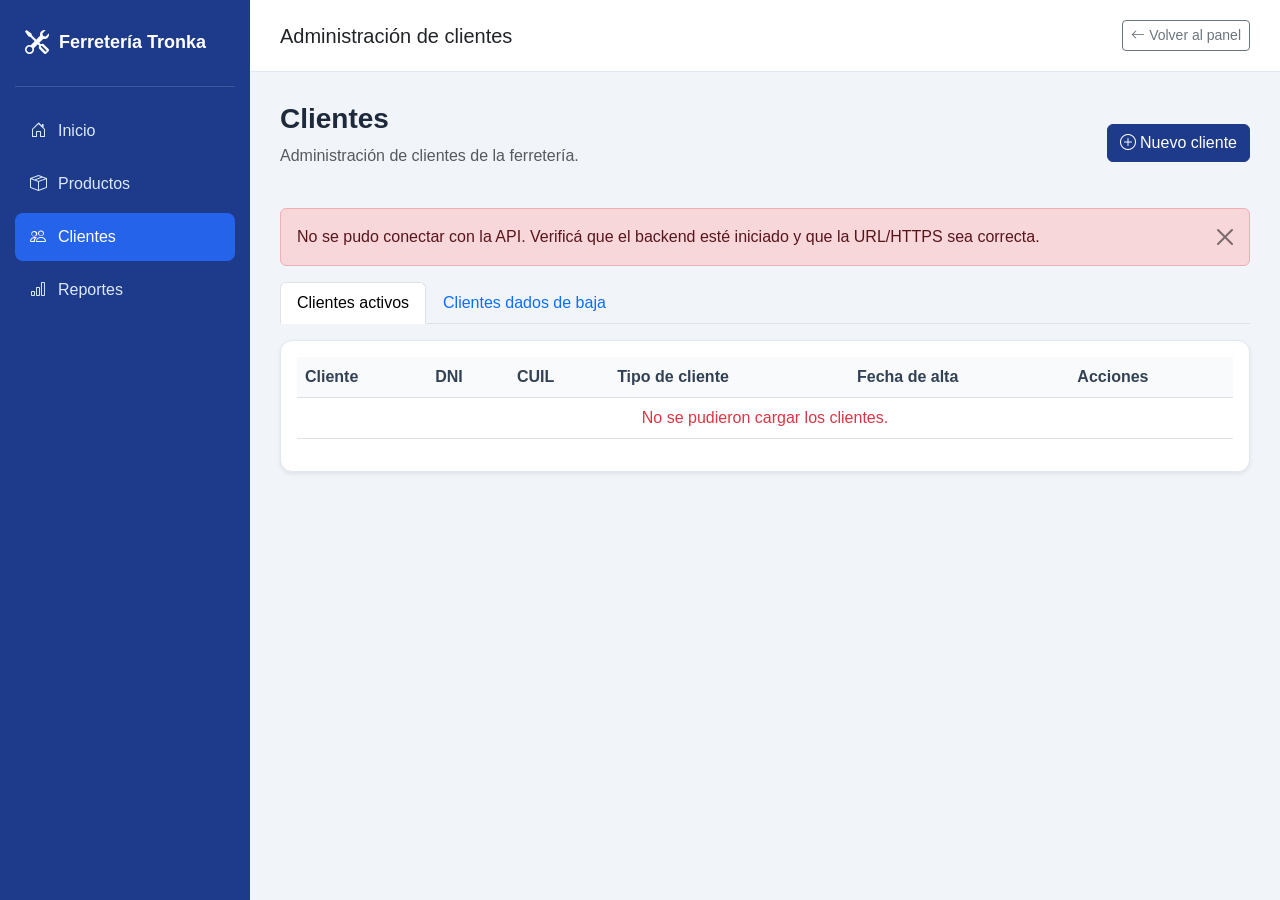
<file: Clientes/Clientes.html>
<!DOCTYPE html>
<html lang="es">
<head>
    <meta charset="UTF-8">
    <meta name="viewport" content="width=device-width, initial-scale=1.0">

    <title>Clientes - Ferretería Tronka</title>

    <link href="https://cdn.jsdelivr.net/npm/bootstrap@5.3.3/dist/css/bootstrap.min.css"
          rel="stylesheet">

    <link href="https://cdn.jsdelivr.net/npm/bootstrap-icons@1.11.3/font/bootstrap-icons.min.css"
          rel="stylesheet">

    <link rel="stylesheet" href="../css/clientes.css">
</head>

<body>

<div class="app-container">

    <!-- MENU LATERAL -->
    <aside class="sidebar">

        <div class="sidebar-header">
            <i class="bi bi-tools"></i>
            <h4>Ferretería Tronka</h4>
        </div>

        <nav class="nav flex-column">

            <a href="../Principal/index.html" class="nav-link">
                <i class="bi bi-house-door"></i> Inicio
            </a>

            <a href="../Productos/Productos.html" class="nav-link">
                <i class="bi bi-box-seam"></i> Productos
            </a>

            <a href="Clientes.html" class="nav-link active">
                <i class="bi bi-people"></i> Clientes
            </a>

            <a href="../Reportes/Reportes.html" class="nav-link">
                <i class="bi bi-bar-chart"></i> Reportes
            </a>

           <a href="../Configuracion/Configuracion.html"
   class="nav-link menu-admin"
   style="display: none;">
    <i class="bi bi-gear"></i> Configuración
</a>

        </nav>

    </aside>

    <!-- CONTENIDO PRINCIPAL -->
    <div class="main-area">

                    <header class="topbar">
                <h5 class="mb-0">Administración de clientes</h5>

                <a href="../Principal/index.html"
                   class="btn btn-outline-secondary btn-sm">
                    <i class="bi bi-arrow-left"></i>
                    Volver al panel
                </a>
            </header>

        <main class="content">

            <div class="d-flex justify-content-between align-items-center mb-4">

                <div>
                    <h3>Clientes</h3>
                    <p class="text-muted">
                        Administración de clientes de la ferretería.
                    </p>
                </div>

                <button class="btn btn-primary" id="btnNuevo">
                    <i class="bi bi-plus-circle"></i>
                    Nuevo cliente
                </button>

            </div>

            <!-- MENSAJES -->
            <div id="mensaje"></div>

            <!-- PESTAÑAS -->
            <ul class="nav nav-tabs mb-3">

                <li class="nav-item">
                    <button class="nav-link active"
                            data-bs-toggle="tab"
                            data-bs-target="#activos">
                        Clientes activos
                    </button>
                </li>

                <li class="nav-item">
                    <button class="nav-link"
                            data-bs-toggle="tab"
                            data-bs-target="#inactivos">
                        Clientes dados de baja
                    </button>
                </li>

            </ul>

            <div class="tab-content">

                <!-- CLIENTES ACTIVOS -->
                <div class="tab-pane fade show active" id="activos">

                    <div class="card shadow-sm">

                        <div class="card-body">

                            <div class="table-responsive">

                                <table class="table table-hover align-middle">

                                    <thead>
                                        <tr>
                                            <th>Cliente</th>
                                            <th>DNI</th>
                                            <th>CUIL</th>
                                            <th>Tipo de cliente</th>
                                            <th>Fecha de alta</th>
                                            <th>Acciones</th>
                                        </tr>
                                    </thead>

                                    <tbody id="tablaClientes">
                                        <tr>
                                            <td colspan="6" class="text-center">
                                                Cargando clientes...
                                            </td>
                                        </tr>
                                    </tbody>

                                </table>

                            </div>

                        </div>
                    </div>

                </div>

                <!-- CLIENTES INACTIVOS -->
                <div class="tab-pane fade" id="inactivos">

                    <div class="card shadow-sm">

                        <div class="card-body">

                            <div class="table-responsive">

                                <table class="table table-hover align-middle">

                                    <thead>
                                        <tr>
                                            <th>Cliente</th>
                                            <th>DNI</th>
                                            <th>Tipo de cliente</th>
                                            <th>Acciones</th>
                                        </tr>
                                    </thead>

                                    <tbody id="tablaInactivos">
                                    </tbody>

                                </table>

                            </div>

                        </div>
                    </div>

                </div>

            </div>

        </main>

    </div>

</div>


<!-- MODAL NUEVO / EDITAR CLIENTE -->
<div class="modal fade" id="modalCliente" tabindex="-1">

    <div class="modal-dialog modal-lg modal-dialog-scrollable">

        <div class="modal-content">

            <div class="modal-header">
                <h5 class="modal-title" id="tituloModal">
                    Registrar cliente
                </h5>

                <button type="button"
                        class="btn-close"
                        data-bs-dismiss="modal" aria-label="Cerrar">
                </button>
            </div>

            <div class="modal-body">

                <form id="formCliente" novalidate>

                    <input type="hidden" id="clienteId">

                    <h6 class="section-title">Datos personales</h6>

                    <div class="row">

                        <div class="col-md-6 mb-3">
                            <label class="form-label">Nombre *</label>
                            <input type="text" id="nombre"
                                   class="form-control" required minlength="2" maxlength="100">
                        </div>

                        <div class="col-md-6 mb-3">
                            <label class="form-label">Apellido</label>
                            <input type="text" id="apellido"
                                   class="form-control">
                        </div>

                        <div class="col-md-6 mb-3">
                            <label class="form-label">Razón social</label>
                            <input type="text" id="razonSocial"
                                   class="form-control">
                        </div>

                        <div class="col-md-6 mb-3">
                            <label class="form-label">DNI</label>
                            <input type="text" id="dni"
                                   class="form-control">
                        </div>

                        <div class="col-md-6 mb-3">
                            <label class="form-label">CUIL</label>
                            <input type="text" id="cuil"
                                   class="form-control">
                        </div>

                        <div class="col-md-6 mb-3">
                            <label class="form-label">Tipo de cliente *</label>

                            <select id="tipoClienteId"
                                    class="form-select" required>

                                <option value="">
                                    Seleccione un tipo
                                </option>

                            </select>
                        </div>

                    </div>

                    <hr>

                    <h6 class="section-title">Domicilio (opcional)</h6>

                    <div class="row">

                        <div class="col-md-6 mb-3">
                            <label class="form-label">Provincia (opcional)</label>

                            <select id="provinciaId" class="form-select">
                                <option value="">Seleccione provincia</option>
                            </select>
                        </div>

                        <div class="col-md-6 mb-3">
                            <label class="form-label">Ciudad (opcional)</label>

                            <select id="ciudadId" class="form-select">
                                <option value="">Seleccione ciudad</option>
                            </select>
                        </div>

                        <div class="col-md-6 mb-3">
                            <label class="form-label">Barrio (opcional)</label>

                            <select id="barrioId" class="form-select">
                                <option value="">Seleccione barrio</option>
                            </select>
                        </div>

                        <div class="col-md-6 mb-3">
                            <label class="form-label">Calle (opcional)</label>
                            <input type="text" id="calle"
                                   class="form-control">
                        </div>

                        <div class="col-md-4 mb-3">
                            <label class="form-label">Número (opcional)</label>
                            <input type="text" id="numero"
                                   class="form-control">
                        </div>

                        <div class="col-md-4 mb-3">
                            <label class="form-label">Piso (opcional)</label>
                            <input type="text" id="piso"
                                   class="form-control">
                        </div>

                        <div class="col-md-4 mb-3">
                            <label class="form-label">Departamento (opcional)</label>
                            <input type="text" id="departamento"
                                   class="form-control">
                        </div>

                    </div>

                    <p class="text-muted small">
                        Si no desea registrar un domicilio, puede dejar
                        estos campos vacíos.
                    </p>

                </form>

            </div>

            <div class="modal-footer">

                <button type="button" class="btn btn-secondary"
                        data-bs-dismiss="modal">
                    Cancelar
                </button>

                <button type="submit" form="formCliente" class="btn btn-primary" id="btnGuardar">
                    <i class="bi bi-save"></i>
                    Guardar cliente
                </button>

            </div>

        </div>

    </div>

</div>


<script src="https://cdn.jsdelivr.net/npm/bootstrap@5.3.3/dist/js/bootstrap.bundle.min.js"></script>

<script src="../js/clientes.js"></script>
<script src="../js/permisos.js"></script>
</body>
</html>
</file>
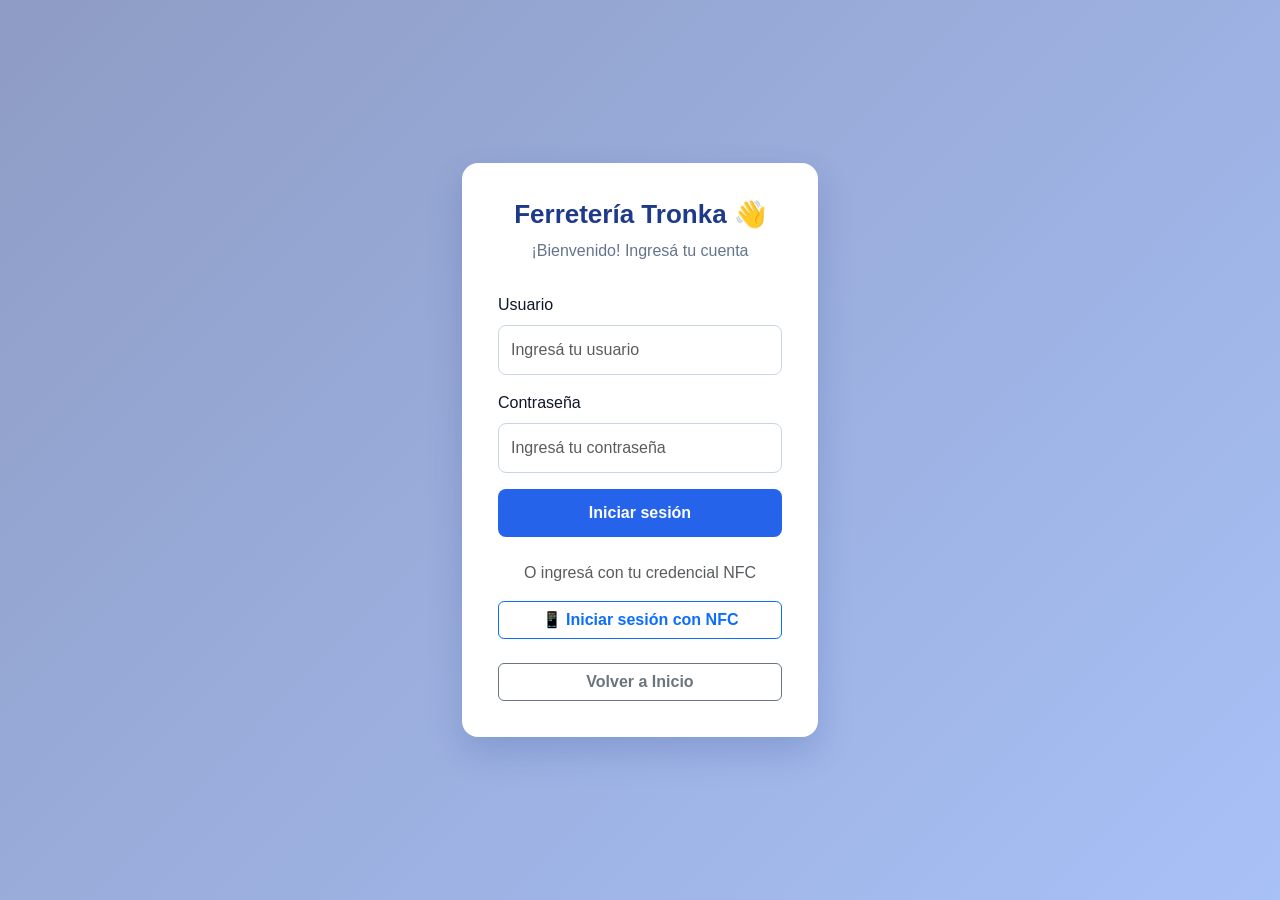
<file: Configuracion/Configuracion.html>
<!DOCTYPE html>
<html lang="es">
<head>
    <meta charset="UTF-8">
    <meta name="viewport" content="width=device-width, initial-scale=1.0">

    <title>Configuración - Ferretería Tronka</title>

    <!-- Bootstrap -->
    <link href="https://cdn.jsdelivr.net/npm/bootstrap@5.3.3/dist/css/bootstrap.min.css" rel="stylesheet">

    <!-- Bootstrap Icons -->
    <link href="https://cdn.jsdelivr.net/npm/bootstrap-icons@1.11.3/font/bootstrap-icons.min.css" rel="stylesheet">

    <!-- CSS -->
    <link rel="stylesheet" href="../css/index.css">
    <link rel="stylesheet" href="../css/configuracion.css">
</head>

<body>

    <div class="app-container">

        <!-- MENÚ LATERAL -->
        <aside class="sidebar">

            <div class="sidebar-header">
                <i class="bi bi-tools"></i>
                <h4>Ferretería Tronka</h4>
            </div>

            <nav class="nav flex-column">

                <a href="../Principal/index.html" class="nav-link">
                    <i class="bi bi-house-door"></i>
                    Inicio
                </a>

                <a href="../Productos/Productos.html" class="nav-link">
                    <i class="bi bi-box-seam"></i>
                    Productos
                </a>

                <a href="../Clientes/Clientes.html" class="nav-link">
                    <i class="bi bi-people"></i>
                    Clientes
                </a>

                <a href="../Reportes/Reportes.html" class="nav-link">
                    <i class="bi bi-bar-chart-line"></i>
                    Reportes
                </a>

                <a href="../Configuracion/Configuracion.html"
                   class="nav-link active menu-admin"
                   style="display: none;">
                    <i class="bi bi-gear"></i>
                    Configuración
                </a>

            </nav>

        </aside>

        <!-- ÁREA PRINCIPAL -->
        <div class="main-area">

            <!-- BARRA SUPERIOR -->
            <header class="topbar">

                <h5 class="mb-0">
                    Configuración del sistema
                </h5>

                <a href="../Principal/index.html"
                   class="btn btn-outline-secondary btn-sm">
                    <i class="bi bi-arrow-left"></i>
                    Volver al panel
                </a>

            </header>

            <!-- CONTENIDO -->
            <main class="content">

                <div class="mb-4">
                    <h3>Configuración</h3>

                    <p class="text-muted mb-0">
                        Administrá los usuarios y empleados del sistema.
                    </p>
                </div>

                <div class="row g-4">

                    <!-- MÓDULO USUARIOS -->
                    <div class="col-md-6 col-xl-4">

                        <a href="../Usuarios/usuarios.html"
                           class="text-decoration-none">

                            <div class="card modulo-card h-100">

                                <div class="card-body">

                                    <div class="modulo-icono azul">
                                        <i class="bi bi-people"></i>
                                    </div>

                                    <h5>Usuarios</h5>

                                    <p>
                                        Administrá las cuentas de acceso,
                                        roles y estados de los usuarios.
                                    </p>

                                    <div class="modulo-enlace">
                                        Gestionar usuarios
                                        <i class="bi bi-arrow-right"></i>
                                    </div>

                                </div>

                            </div>

                        </a>

                    </div>

                    <!-- MÓDULO EMPLEADOS -->
                    <div class="col-md-6 col-xl-4">

                        <a href="../Empleados/empleados.html"
                           class="text-decoration-none">

                            <div class="card modulo-card h-100">

                                <div class="card-body">

                                    <div class="modulo-icono verde">
                                        <i class="bi bi-person-badge"></i>
                                    </div>

                                    <h5>Empleados</h5>

                                    <p>
                                        Consultá los empleados registrados
                                        y administrá su información laboral.
                                    </p>

                                    <div class="modulo-enlace">
                                        Gestionar empleados
                                        <i class="bi bi-arrow-right"></i>
                                    </div>

                                </div>

                            </div>

                        </a>

                    </div>

                </div>

            </main>

        </div>

    </div>

    <!-- JAVASCRIPT -->
    <script src="../js/permisos.js"></script>
    <script src="../js/configuracion.js"></script>

</body>
</html>
</file>
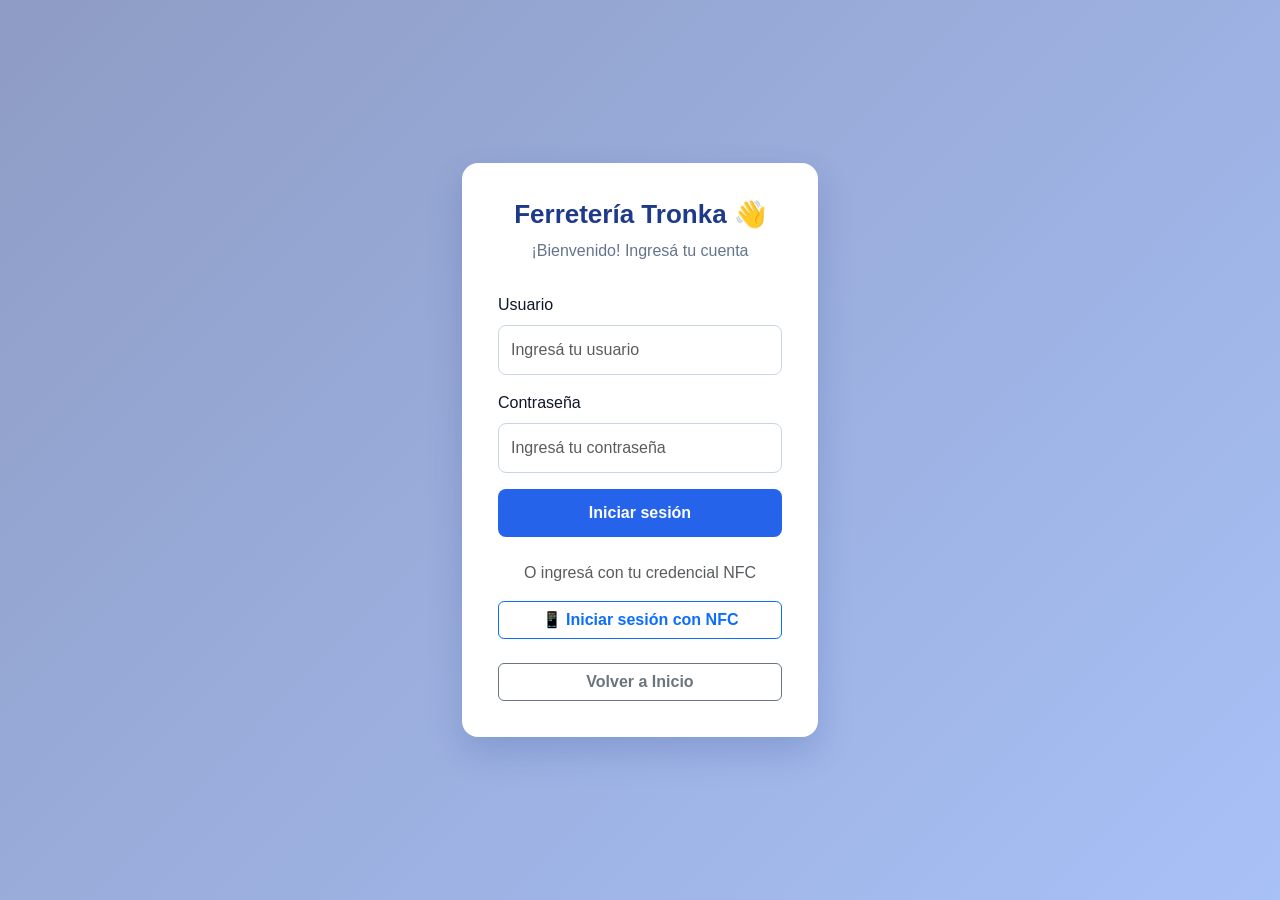
<file: Configuracion/CrearEmpleado.html>
<!DOCTYPE html>
<html lang="es">
<head>
    <meta charset="UTF-8">
    <meta name="viewport" content="width=device-width, initial-scale=1.0">

    <title>Crear empleado - Ferretería Tronka</title>

    <!-- Bootstrap -->
    <link href="https://cdn.jsdelivr.net/npm/bootstrap@5.3.3/dist/css/bootstrap.min.css" rel="stylesheet">
    <link href="https://cdn.jsdelivr.net/npm/bootstrap-icons@1.11.3/font/bootstrap-icons.min.css" rel="stylesheet">

    <!-- CSS -->
    <link rel="stylesheet" href="../css/index.css">
    <link rel="stylesheet" href="../css/crearEmpleado.css">
</head>

<body>
    <div class="app-container">

        <!-- MENÚ LATERAL -->
        <aside class="sidebar">

            <div class="sidebar-header">
                <i class="bi bi-tools"></i>
                <h4>Ferretería Tronka</h4>
            </div>

            <nav class="nav flex-column">

                <a href="../Principal/index.html" class="nav-link">
                    <i class="bi bi-house-door"></i>
                    Inicio
                </a>

                <a href="../Productos/Productos.html" class="nav-link">
                    <i class="bi bi-box-seam"></i>
                    Productos
                </a>

                <a href="../Clientes/Clientes.html" class="nav-link">
                    <i class="bi bi-people"></i>
                    Clientes
                </a>

                <a href="../Reportes/Reportes.html" class="nav-link">
                    <i class="bi bi-bar-chart-line"></i>
                    Reportes
                </a>

                <a href="../Configuracion/Configuracion.html"
                   class="nav-link active menu-admin"
                   style="display: none;">
                    <i class="bi bi-gear"></i>
                    Configuración
                </a>

            </nav>
        </aside>

        <!-- ÁREA PRINCIPAL -->
        <div class="main-area">

            <!-- BARRA SUPERIOR -->
            <header class="topbar">

                <h5 class="mb-0">
                    Gestión de empleados
                </h5>

                <a href="configuracion.html"
                   class="btn btn-outline-secondary btn-sm">
                    <i class="bi bi-arrow-left"></i>
                    Volver a configuración
                </a>

            </header>

            <!-- CONTENIDO -->
            <main class="content">

                <!-- ENCABEZADO -->
                <div class="mb-4">
                    <h3>Crear nuevo empleado</h3>

                    <p class="text-muted mb-0">
                        Registrá un nuevo empleado en el sistema Ferretería Tronka.
                    </p>
                </div>

                <!-- TARJETA PRINCIPAL -->
                <div class="card shadow-sm empleado-card">

                    <div class="card-header bg-white py-3">
                        <h5 class="mb-0">
                            <i class="bi bi-person-badge me-2"></i>
                            Datos del empleado
                        </h5>
                    </div>

                    <div class="card-body p-4">

                        <p class="text-muted mb-4">
                            Completá los siguientes datos para registrar un nuevo empleado.
                        </p>

                        <!-- MENSAJES -->
                        <div id="mensaje"
                             class="alert d-none"
                             role="alert">
                        </div>

                        <!-- FORMULARIO -->
                        <form id="formCrearEmpleado">

                            <h5 class="section-title">
                                <i class="bi bi-person-lines-fill"></i>
                                01. Información personal
                            </h5>

                            <p class="section-description">
                                Ingresá los datos personales del empleado.
                            </p>

                            <div class="row g-4">

                                <!-- NOMBRE -->
                                <div class="col-md-6">
                                    <label for="nombre" class="form-label">
                                        Nombre <span class="required-mark">*</span>
                                    </label>

                                    <input type="text"
                                           class="form-control"
                                           id="nombre"
                                           placeholder="Ej: Juan"
                                           required>
                                </div>

                                <!-- APELLIDO -->
                                <div class="col-md-6">
                                    <label for="apellido" class="form-label">
                                        Apellido <span class="required-mark">*</span>
                                    </label>

                                    <input type="text"
                                           class="form-control"
                                           id="apellido"
                                           placeholder="Ej: Pérez"
                                           required>
                                </div>

                                <!-- DNI -->
                                <div class="col-md-6">
                                    <label for="dni" class="form-label">
                                        DNI <span class="required-mark">*</span>
                                    </label>

                                    <input type="text"
                                           class="form-control"
                                           id="dni"
                                           placeholder="Ej: 40123456"
                                           required>
                                </div>

                                <!-- CUIL -->
                                <div class="col-md-6">
                                    <label for="cuil" class="form-label">
                                        CUIL (opcional)
                                    </label>

                                    <input type="text"
                                           class="form-control"
                                           id="cuil"
                                           placeholder="Ej: 20-40123456-3">
                                </div>

                            </div>

                            <div class="section-divider"></div>

                            <h5 class="section-title">
                                <i class="bi bi-briefcase"></i>
                                02. Información laboral
                            </h5>

                            <p class="section-description">
                                Definí el puesto, la sucursal y la fecha de ingreso.
                            </p>

                            <div class="row g-4">

                                <!-- FECHA DE INGRESO -->
                                <div class="col-md-6">
                                    <label for="fechaIngreso" class="form-label">
                                        Fecha de ingreso
                                        <span class="required-mark">*</span>
                                    </label>

                                    <input type="date"
                                           class="form-control"
                                           id="fechaIngreso"
                                           required>
                                </div>

                                <!-- PUESTO -->
                                <div class="col-md-6">
                                    <label for="puestoId" class="form-label">
                                        Puesto <span class="required-mark">*</span>
                                    </label>

                                    <select class="form-select"
                                            id="puestoId"
                                            required>
                                        <option value="">Cargando puestos...</option>
                                    </select>
                                </div>

                                <!-- SUCURSAL -->
                                <div class="col-md-6">
                                    <label for="sucursalId" class="form-label">
                                        Sucursal <span class="required-mark">*</span>
                                    </label>

                                    <select class="form-select"
                                            id="sucursalId"
                                            required>
                                        <option value="">Cargando sucursales...</option>
                                    </select>
                                </div>

                            </div>

                            <!-- BOTONES -->
                            <div class="form-footer">

                                <a href="configuracion.html"
                                   class="btn btn-outline-secondary">
                                    Cancelar
                                </a>

                                <button type="submit"
                                        class="btn btn-primary"
                                        id="btnGuardar">
                                    <i class="bi bi-check-lg"></i>
                                    Guardar empleado
                                </button>

                            </div>

                        </form>

                    </div>
                </div>

            </main>
        </div>
    </div>

    <!-- JAVASCRIPT -->
    <script src="../js/permisos.js"></script>
    <script src="../js/crearEmpleado.js"></script>

</body>
</html>
</file>
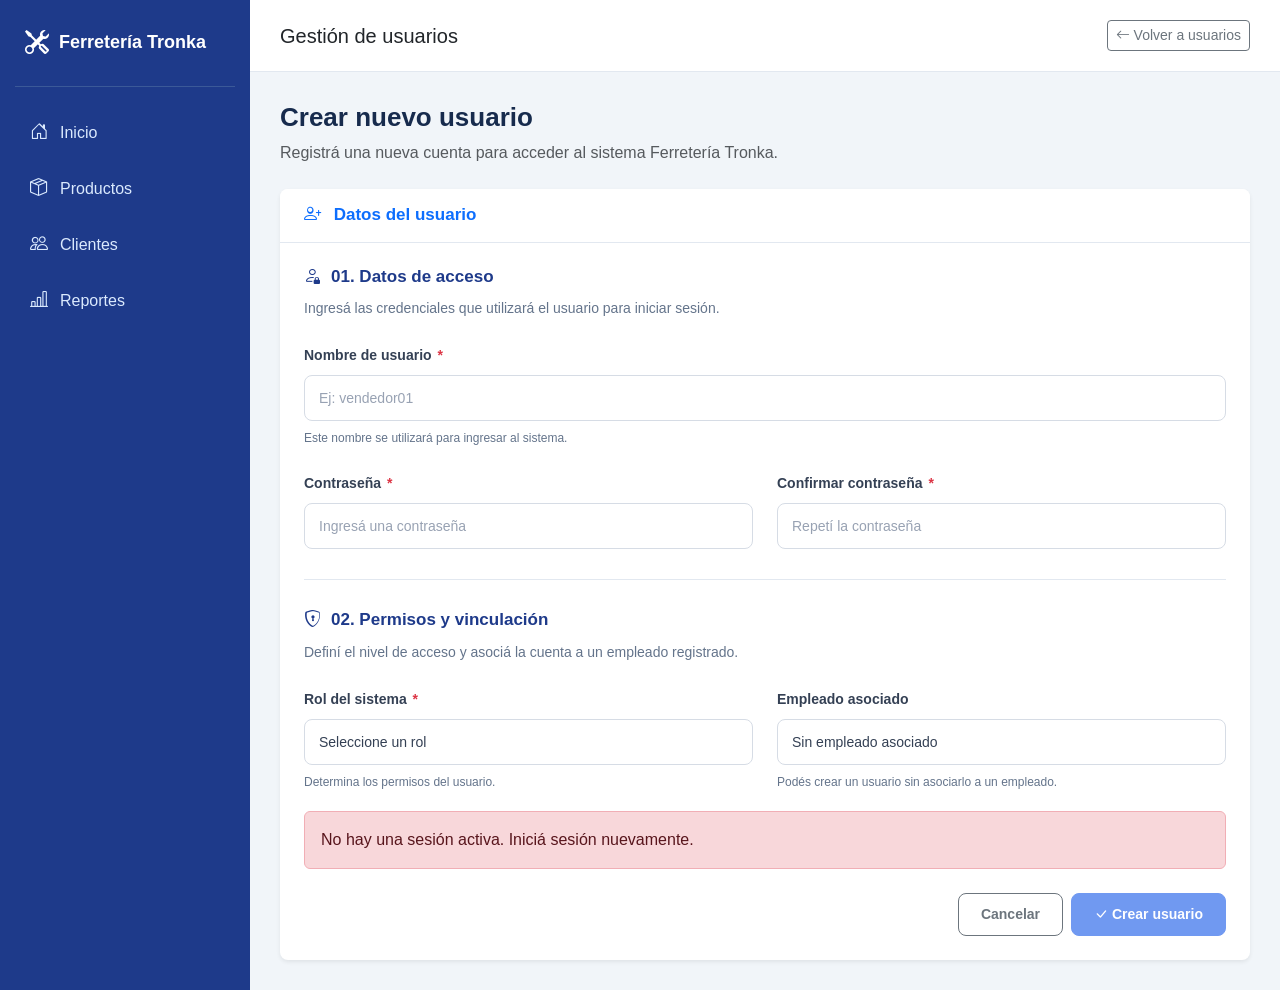
<file: Configuracion/CrearUsuario.html>
<!DOCTYPE html>
<html lang="es">
<head>
    <meta charset="UTF-8">
    <meta name="viewport" content="width=device-width, initial-scale=1.0">

    <title>Crear usuario - Ferretería Tronka</title>

    <link href="https://cdn.jsdelivr.net/npm/bootstrap@5.3.3/dist/css/bootstrap.min.css" rel="stylesheet">
    <link href="https://cdn.jsdelivr.net/npm/bootstrap-icons@1.11.3/font/bootstrap-icons.min.css" rel="stylesheet">

    <link rel="stylesheet" href="../css/index.css">
    <link rel="stylesheet" href="../css/crearUsuario.css">
</head>

<body>
    <div class="app-container">

        <!-- MENÚ LATERAL -->
        <aside class="sidebar">
            <div class="sidebar-header">
                <i class="bi bi-tools"></i>
                <h4>Ferretería Tronka</h4>
            </div>

            <nav class="nav flex-column">
                <a href="../Principal/index.html" class="nav-link">
                    <i class="bi bi-house-door"></i> Inicio
                </a>

                <a href="../Productos/Productos.html" class="nav-link">
                    <i class="bi bi-box-seam"></i> Productos
                </a>

                <a href="../Clientes/Clientes.html" class="nav-link">
                    <i class="bi bi-people"></i> Clientes
                </a>

                <a href="../Reportes/Reportes.html" class="nav-link">
                    <i class="bi bi-bar-chart-line"></i> Reportes
                </a>

                <a href="../Configuracion/Configuracion.html"
                   class="nav-link active menu-admin"
                   style="display: none;">
                    <i class="bi bi-gear"></i> Configuración
                </a>
            </nav>
        </aside>

        <!-- CONTENIDO PRINCIPAL -->
        <div class="main-area">

            <!-- BARRA SUPERIOR -->
            <header class="topbar">
                <h5 class="mb-0">Gestión de usuarios</h5>

                <a href="../Usuarios/usuarios.html"
                   class="btn btn-outline-secondary btn-sm">
                    <i class="bi bi-arrow-left"></i>
                    Volver a usuarios
                </a>
            </header>

            <main class="content">

                <!-- TÍTULO -->
                <div class="mb-4">
                    <h3>Crear nuevo usuario</h3>
                    <p class="text-muted mb-0">
                        Registrá una nueva cuenta para acceder al sistema Ferretería Tronka.
                    </p>
                </div>

                <!-- TARJETA -->
                <div class="card shadow-sm border-0 rounded-3">
                    <div class="card-header bg-white py-3">
                        <h5 class="mb-0 text-primary">
                            <i class="bi bi-person-plus me-2"></i>
                            Datos del usuario
                        </h5>
                    </div>

                    <div class="card-body p-4">

                        <form id="formCrearUsuario">

                            <!-- DATOS DE ACCESO -->
                            <section class="form-section">
                                <h5 class="section-title">
                                    <i class="bi bi-person-lock"></i>
                                    01. Datos de acceso
                                </h5>

                                <p class="section-description">
                                    Ingresá las credenciales que utilizará el usuario para iniciar sesión.
                                </p>

                                <div class="row g-4">

                                    <div class="col-12">
                                        <label for="nombreUsuario" class="form-label">
                                            Nombre de usuario
                                            <span class="required-mark">*</span>
                                        </label>

                                        <input type="text"
                                               class="form-control"
                                               id="nombreUsuario"
                                               name="nombreUsuario"
                                               placeholder="Ej: vendedor01"
                                               maxlength="50"
                                               autocomplete="username"
                                               required>

                                        <div class="form-text">
                                            Este nombre se utilizará para ingresar al sistema.
                                        </div>
                                    </div>

                                    <div class="col-md-6">
                                        <label for="password" class="form-label">
                                            Contraseña
                                            <span class="required-mark">*</span>
                                        </label>

                                        <input type="password"
                                               class="form-control"
                                               id="password"
                                               name="password"
                                               placeholder="Ingresá una contraseña"
                                               autocomplete="new-password"
                                               required>
                                    </div>

                                    <div class="col-md-6">
                                        <label for="confirmarPassword" class="form-label">
                                            Confirmar contraseña
                                            <span class="required-mark">*</span>
                                        </label>

                                        <input type="password"
                                               class="form-control"
                                               id="confirmarPassword"
                                               name="confirmarPassword"
                                               placeholder="Repetí la contraseña"
                                               autocomplete="new-password"
                                               required>
                                    </div>

                                </div>
                            </section>

                            <div class="section-divider"></div>

                            <!-- PERMISOS Y VINCULACIÓN -->
                            <section class="form-section">
                                <h5 class="section-title">
                                    <i class="bi bi-shield-lock"></i>
                                    02. Permisos y vinculación
                                </h5>

                                <p class="section-description">
                                    Definí el nivel de acceso y asociá la cuenta a un empleado registrado.
                                </p>

                                <div class="row g-4">

                                    <div class="col-md-6">
                                        <label for="rolId" class="form-label">
                                            Rol del sistema
                                            <span class="required-mark">*</span>
                                        </label>

                                        <select class="form-select"
                                                id="rolId"
                                                name="rolId"
                                                required>
                                            <option value="">Seleccione un rol</option>
                                        </select>

                                        <div class="form-text">
                                            Determina los permisos del usuario.
                                        </div>
                                    </div>

                                    <div class="col-md-6">
                                        <label for="empleadoId" class="form-label">
                                            Empleado asociado
                                        </label>

                                        <select class="form-select"
                                                id="empleadoId"
                                                name="empleadoId">
                                            <option value="">Sin empleado asociado</option>
                                        </select>

                                        <div class="form-text">
                                            Podés crear un usuario sin asociarlo a un empleado.
                                        </div>
                                    </div>

                                </div>
                            </section>

                            <!-- MENSAJES -->
                            <div id="mensaje"
                                 class="mt-4"
                                 role="status"
                                 aria-live="polite">
                            </div>

                            <!-- BOTONES -->
                            <div class="d-flex justify-content-end gap-2 mt-4">
                                <a href="../Usuarios/usuarios.html"
                                   class="btn btn-outline-secondary">
                                    Cancelar
                                </a>

                                <button type="submit"
                                        class="btn btn-primary">
                                    <i class="bi bi-check-lg"></i>
                                    Crear usuario
                                </button>
                            </div>

                        </form>

                    </div>
                </div>

            </main>
        </div>
    </div>

    <script src="../js/permisos.js"></script>
    <script src="../js/crearUsuario.js"></script>
</body>
</html>
</file>
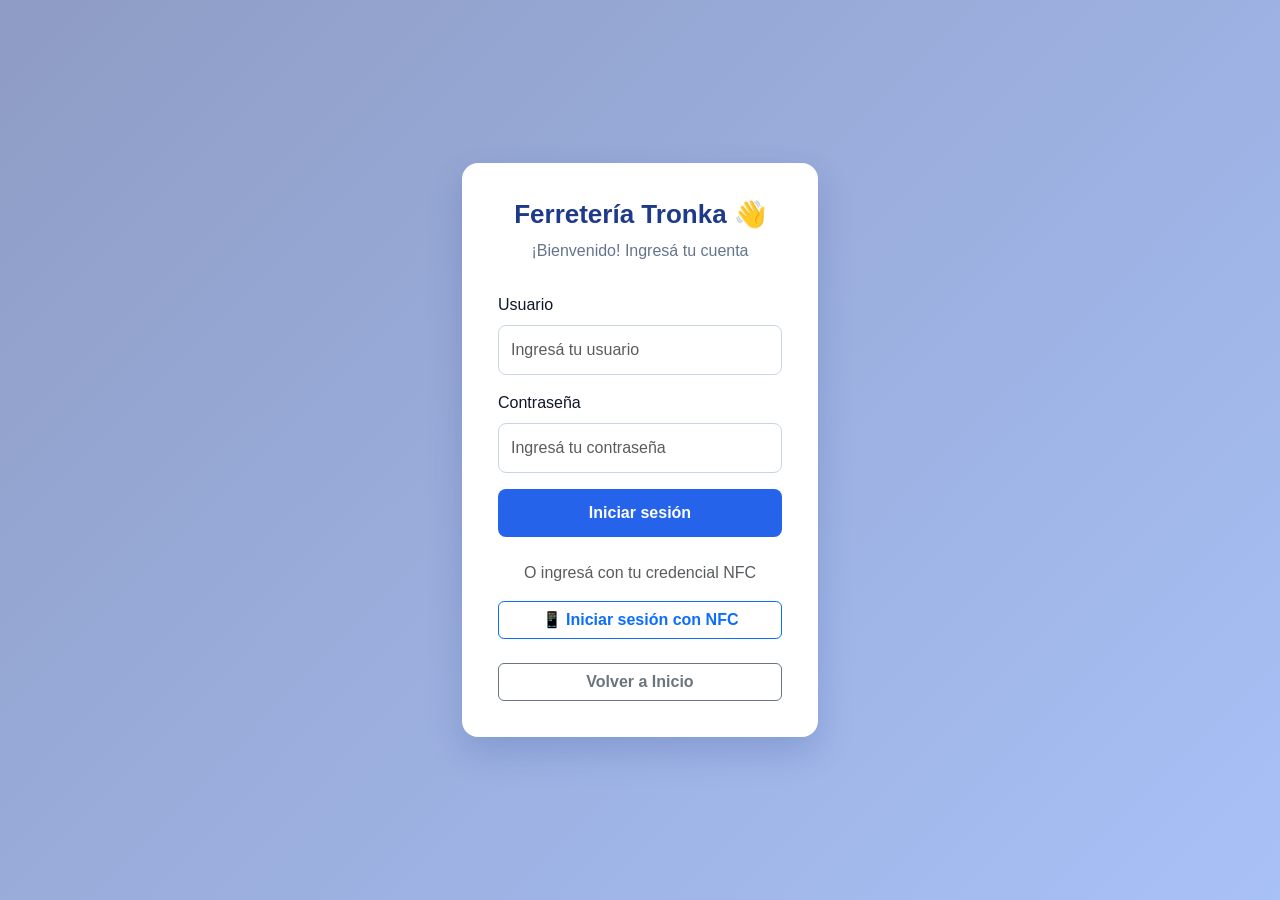
<file: Empleados/empleados.html>
<!DOCTYPE html>
<html lang="es">
<head>
    <meta charset="UTF-8">
    <meta name="viewport" content="width=device-width, initial-scale=1.0">

    <title>Empleados - Ferretería Tronka</title>

    <link href="https://cdn.jsdelivr.net/npm/bootstrap@5.3.3/dist/css/bootstrap.min.css" rel="stylesheet">
    <link href="https://cdn.jsdelivr.net/npm/bootstrap-icons@1.11.3/font/bootstrap-icons.min.css" rel="stylesheet">

    <link rel="stylesheet" href="../css/index.css">
    <link rel="stylesheet" href="../css/empleados.css">
</head>

<body>
    <div class="app-container">

        <!-- MENÚ LATERAL -->
        <aside class="sidebar">

            <div class="sidebar-header">
                <i class="bi bi-tools"></i>
                <h4>Ferretería Tronka</h4>
            </div>

            <nav class="nav flex-column">

                <a href="../Principal/index.html" class="nav-link">
                    <i class="bi bi-house-door"></i> Inicio
                </a>

                <a href="../Productos/Productos.html" class="nav-link">
                    <i class="bi bi-box-seam"></i> Productos
                </a>

                <a href="../Clientes/Clientes.html" class="nav-link">
                    <i class="bi bi-people"></i> Clientes
                </a>

                <a href="../Reportes/Reportes.html" class="nav-link">
                    <i class="bi bi-bar-chart-line"></i> Reportes
                </a>

                <a href="../Configuracion/Configuracion.html"
                   class="nav-link active menu-admin"
                   style="display: none;">
                    <i class="bi bi-gear"></i> Configuración
                </a>

            </nav>
        </aside>

        <!-- CONTENIDO PRINCIPAL -->
        <div class="main-area">

            <header class="topbar">
                <h5 class="mb-0">Gestión de empleados</h5>

                <a href="../Configuracion/Configuracion.html"
                   class="btn btn-outline-secondary btn-sm">
                    <i class="bi bi-arrow-left"></i>
                    Volver a configuración
                </a>
            </header>

            <main class="content">

                <div class="d-flex justify-content-between align-items-center mb-4 flex-wrap gap-3">

                    <div>
                        <h3>Empleados del sistema</h3>
                        <p class="text-muted mb-0">
                            Consultá y administrá los empleados registrados.
                        </p>
                    </div>

                    <a href="../Configuracion/crearEmpleado.html"
                       class="btn btn-primary"
                       id="btnNuevoEmpleado">
                        <i class="bi bi-person-plus"></i>
                        Nuevo empleado
                    </a>

                </div>

                <!-- MENSAJES -->
                <div id="mensajeError"
                     class="alert alert-danger d-none"
                     role="alert">
                </div>

                <!-- LISTADO -->
                <div class="card shadow-sm empleados-card">

                    <div class="card-header bg-white py-3">
                        <h5 class="mb-0">
                            <i class="bi bi-people me-2"></i>
                            Listado de empleados
                        </h5>
                    </div>

                    <div class="card-body">

                        <div class="table-responsive">

                            <table class="table table-hover align-middle">

                                <thead>
                                    <tr>
                                        <th>ID</th>
                                        <th>Nombre</th>
                                        <th>Apellido</th>
                                        <th>DNI</th>
                                        <th>CUIL</th>
                                        <th>Fecha de ingreso</th>
                                        <th>Acciones</th>
                                    </tr>
                                </thead>

                                <tbody id="tablaEmpleados">
                                    <tr>
                                        <td colspan="7"
                                            class="text-center text-muted py-4">
                                            Cargando empleados...
                                        </td>
                                    </tr>
                                </tbody>

                            </table>

                        </div>

                    </div>
                </div>

            </main>
        </div>
    </div>

    <script src="../js/permisos.js"></script>
    <script src="../js/empleados.js"></script>

</body>
</html>
</file>
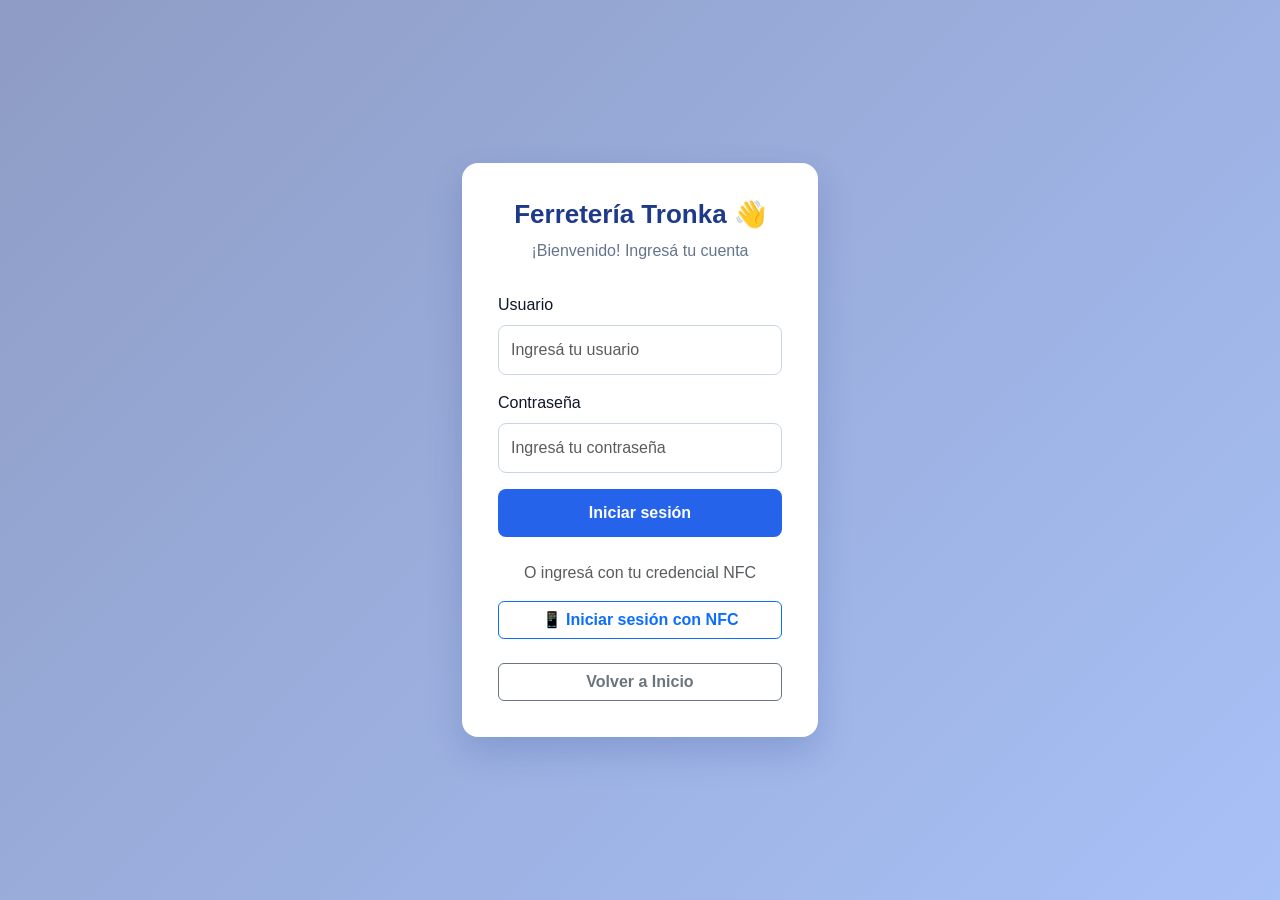
<file: Login/login.html>
<!DOCTYPE html>
<html lang="es">

<head>
    <meta charset="UTF-8">
    <meta name="viewport" content="width=device-width, initial-scale=1.0">
    <title>Login - Ferretería Tronka</title>

    <!-- FAVICON -->
    <link rel="icon" type="image/svg+xml" href="data:image/svg+xml,<svg xmlns='http://www.w3.org/2000/svg' viewBox='0 0 16 16' fill='%231e3a8a'><path d='M1 0 0 1l2.2 3.081a1 1 0 0 0 .815.419h.07a1 1 0 0 1 .707.293l2.675 2.675-2.617 2.654A3.003 3.003 0 0 0 0 13a3 3 0 1 0 5.878-.851l2.654-2.617.968.968-.305.914a1 1 0 0 0 .242 1.023l3.27 3.27a.997.997 0 0 0 1.414 0l1.586-1.586a.997.997 0 0 0 0-1.414l-3.27-3.27a1 1 0 0 0-1.023-.242l-.914.305s-.671-.67-.968-.968l2.654-2.617c.28-.11.543-.266.772-.461a3 3 0 1 0-4.172-4.172l-2.617 2.654L3.793 3.793a1 1 0 0 1-.293-.707v-.071a1 1 0 0 0-.419-.814L1 0zm9.646 10.646a.5.5 0 0 1 .708 0l2.914 2.915a.5.5 0 0 1-.707.707l-2.915-2.914a.5.5 0 0 1 0-.708z'/></svg>">

    <!-- Bootstrap -->
    <link href="https://cdn.jsdelivr.net/npm/bootstrap@5.3.3/dist/css/bootstrap.min.css" rel="stylesheet">

    <!-- CSS -->
    <link rel="stylesheet" href="../css/login.css">
</head>

<body>

    <main class="container">
        <div class="row justify-content-center align-items-center min-vh-100">
            <div class="col-12 col-md-6 col-lg-4">

                <div class="login-container">

                    <h2 class="login-title">Ferretería Tronka 👋</h2>
                    <p class="login-subtitle">¡Bienvenido! Ingresá tu cuenta</p>

                    <form id="loginForm">

                        <div class="mb-3">
                            <label for="usuario" class="form-label">Usuario</label>
                            <input type="text"
                                   class="form-control"
                                   id="usuario"
                                   placeholder="Ingresá tu usuario"
                                   autocomplete="username"
                                   required>
                        </div>

                        <div class="mb-3">
                            <label for="password" class="form-label">Contraseña</label>
                            <input type="password"
                                   class="form-control"
                                   id="password"
                                   placeholder="Ingresá tu contraseña"
                                   autocomplete="current-password"
                                   required>
                        </div>

                        <div id="mensajeError"
                             class="alert alert-danger d-none"
                             role="alert">
                        </div>

                        <button type="submit" class="btn-login">
                            Iniciar sesión
                        </button>
                        

                    </form>
                        <!-- INICIO DE SESIÓN NFC -->
                    <div class="text-center mt-4">

                        <p class="text-muted mb-3">
                            O ingresá con tu credencial NFC
                        </p>

                        <button
                            type="button"
                            id="btnLoginNFC"
                            class="btn btn-outline-primary w-100 fw-semibold">

                            📱 Iniciar sesión con NFC
                        </button>

                        <div id="estadoNFC"
                            class="alert alert-info mt-3 d-none"
                            role="status">
                        </div>

                    </div>
                    <div class="text-center mt-3">
                        <a href="../Inicio/inicio.html" class="btn btn-outline-secondary w-100 mt-2 fw-semibold">
                            Volver a Inicio
                        </a>
                    </div>

                </div>

            </div>
        </div>
    </main>

    <script src="../js/login.js"></script>
    <script src="../js/nfc.js"></script>
</body>

</html>
</file>
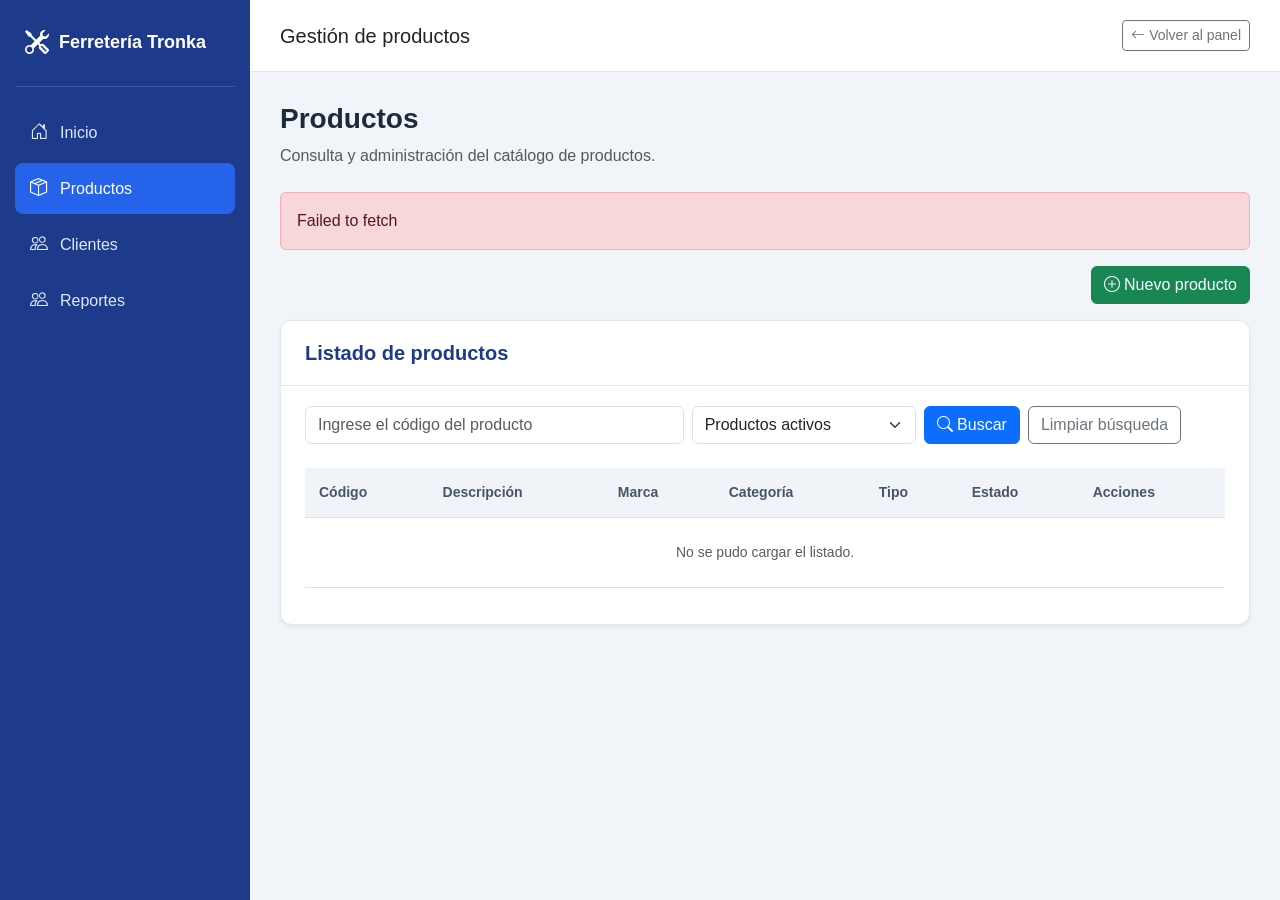
<file: Productos/Productos.html>
<!DOCTYPE html>
<html lang="es">

<head>
    <meta charset="UTF-8">
    <meta name="viewport"
          content="width=device-width, initial-scale=1.0">

    <title>Productos - Ferretería Tronka</title>

    <link href="https://cdn.jsdelivr.net/npm/bootstrap@5.3.3/dist/css/bootstrap.min.css"
          rel="stylesheet">

    <link href="https://cdn.jsdelivr.net/npm/bootstrap-icons@1.11.3/font/bootstrap-icons.min.css"
          rel="stylesheet">

    <link rel="stylesheet" href="../css/index.css">
    <link rel="stylesheet" href="../css/productos.css">
</head>

<body>

    <div class="app-container">

        <!-- MENU LATERAL -->
        <aside class="sidebar">

            <div class="sidebar-header">
                <i class="bi bi-tools"></i>
                <h4>Ferretería Tronka</h4>
            </div>

            <nav class="nav flex-column">

                <a href="../Principal/index.html" class="nav-link"><i class="bi bi-house-door"></i>Inicio</a>
                
                <a href="../Productos/Productos.html" class="nav-link active"><i class="bi bi-box-seam"></i>Productos</a>
                
                <a href="../Clientes/Clientes.html" class="nav-link "><i class="bi bi-people"></i>Clientes</a>


                 <a href="../Reportes/Reportes.html" class="nav-link "><i class="bi bi-people"></i>Reportes</a>
                
              <a href="../Configuracion/Configuracion.html"
   class="nav-link menu-admin"
   style="display: none;">
    <i class="bi bi-gear"></i> Configuración
</a>

            </nav>
        </aside>

        <!-- MAIN -->
        <div class="main-area">

            <header class="topbar">
                <h5 class="mb-0">Gestión de productos</h5>

                <a href="../Principal/index.html"
                   class="btn btn-outline-secondary btn-sm">
                    <i class="bi bi-arrow-left"></i>
                    Volver al panel
                </a>
            </header>

            <main class="content">

                <div class="mb-4">
                    <h3>Productos</h3>
                    <p class="text-muted">
                        Consulta y administración del catálogo de productos.
                    </p>
                </div>

                <!-- MENSAJES -->
                <div id="mensajeError"
                     class="alert alert-danger d-none"
                     role="alert">
                </div>
                <div id="mensajeExito"
                    class="alert alert-success d-none"
                    role="status">
                </div>


                <div class="d-flex justify-content-end mb-3">

                    <button
                        type="button"
                        class="btn btn-success"
                        data-bs-toggle="modal"
                        data-bs-target="#modalNuevoProducto">

                        <i class="bi bi-plus-circle"></i>
                        Nuevo producto

                    </button>

                </div>

                <!-- TABLA -->
                <div class="card productos-card shadow-sm">

                    <div class="card-header bg-white">
                        <h5 class="mb-0">Listado de productos</h5>
                    </div>

                    <div class="card-body">

                        <!-- BUSQUEDA Y FILTROS -->
                        <form id="formBuscarProducto" class="row g-2 mb-4">

                            <div class="col-md-5">
                                <input
                                    type="text"
                                    id="codigoBusqueda"
                                    class="form-control"
                                    placeholder="Ingrese el código del producto">
                            </div>

                            <div class="col-md-3">
                                <select id="filtroEstado" class="form-select">
                                    <option value="false">Productos activos</option>
                                    <option value="true">Productos inactivos</option>
                                </select>
                            </div>

                            <div class="col-auto">
                                <button type="submit" class="btn btn-primary">
                                    <i class="bi bi-search"></i>
                                    Buscar
                                </button>
                            </div>

                            <div class="col-auto">
                                <button
                                    type="button"
                                    id="btnMostrarTodos"
                                    class="btn btn-outline-secondary">
                                    Limpiar búsqueda
                                </button>
                            </div>

                        </form>

                        <div class="table-responsive">

                            <table class="table table-hover align-middle">

                                <thead>
                                    <tr>
                                        <th>Código</th>
                                        <th>Descripción</th>
                                        <th>Marca</th>
                                        <th>Categoría</th>
                                        <th>Tipo</th>
                                        <th>Estado</th>
                                        <th>Acciones</th>
                                    </tr>
                                </thead>

                                <tbody id="tablaProductos">
                                    <tr>
                                        <td colspan="6"
                                            class="text-center text-muted">
                                            Cargando productos...
                                        </td>
                                    </tr>
                                </tbody>

                            </table>
                        </div>

                        <p id="totalProductos"
                           class="text-muted small mb-0">
                        </p>

                    </div>
                </div>

            </main>
        </div>
    </div>


    <!-- MODAL ALTA DE PRODUCTOS -->
    <div class="modal fade"
        id="modalNuevoProducto"
        tabindex="-1"
        aria-labelledby="tituloNuevoProducto"
        aria-hidden="true">

        <div class="modal-dialog modal-dialog-centered">

            <div class="modal-content">

                <div class="modal-header">

                    <h5 class="modal-title" id="tituloNuevoProducto">
                        Nuevo producto
                    </h5>

                    <button type="button"
                            class="btn-close"
                            data-bs-dismiss="modal"
                            aria-label="Cerrar">
                    </button>

                </div>

                <form id="formNuevoProducto">

                    <div class="modal-body">

                        <div id="errorAltaProducto"
                            class="alert alert-danger d-none"
                            role="alert">
                        </div>

                        <!-- CODIGO -->
                        <div class="mb-3">
                            <label for="nuevoCodigo"
                                class="form-label">
                                Código *
                            </label>

                            <input type="text"
                                id="nuevoCodigo"
                                class="form-control"
                                maxlength="30"
                                required>
                        </div>

                        <!-- DESCRIPCION -->
                        <div class="mb-3">
                            <label for="nuevaDescripcion"
                                class="form-label">
                                Descripción *
                            </label>

                            <input type="text"
                                id="nuevaDescripcion"
                                class="form-control"
                                maxlength="150"
                                required>
                        </div>

                        <!-- MARCA -->
                        <div class="mb-3">
                            <label for="nuevaMarca"
                                class="form-label">
                                Marca
                            </label>

                            <input type="text"
                                id="nuevaMarca"
                                class="form-control"
                                maxlength="100">
                        </div>

                        <!-- CATEGORIA -->
                        <div class="mb-3">
                            <label for="nuevaCategoria"
                                class="form-label">
                                Categoría *
                            </label>

                            <select id="nuevaCategoria"
                                    class="form-select"
                                    required>
                                <option value="">
                                    Cargando categorías...
                                </option>
                            </select>
                        </div>

                        <!-- TIPO -->
                        <div class="mb-3">
                            <label for="nuevoTipo"
                                class="form-label">
                                Tipo *
                            </label>

                            <select id="nuevoTipo"
                                    class="form-select"
                                    required>
                                <option value="">
                                    Cargando tipos...
                                </option>
                            </select>
                        </div>

                    </div>

                    <div class="modal-footer">

                        <button type="button"
                                class="btn btn-secondary"
                                data-bs-dismiss="modal">
                            Cancelar
                        </button>

                        <button type="submit"
                                id="btnGuardarNuevoProducto"
                                class="btn btn-success"
                                disabled>

                            Guardar producto

                        </button>

                    </div>

                </form>

            </div>
        </div>
    </div>

    <script src="https://cdn.jsdelivr.net/npm/bootstrap@5.3.3/dist/js/bootstrap.bundle.min.js"></script>

    <script src="../js/productos.js"></script>
    <script src="../js/permisos.js"></script>
</body>
</html>
</file>
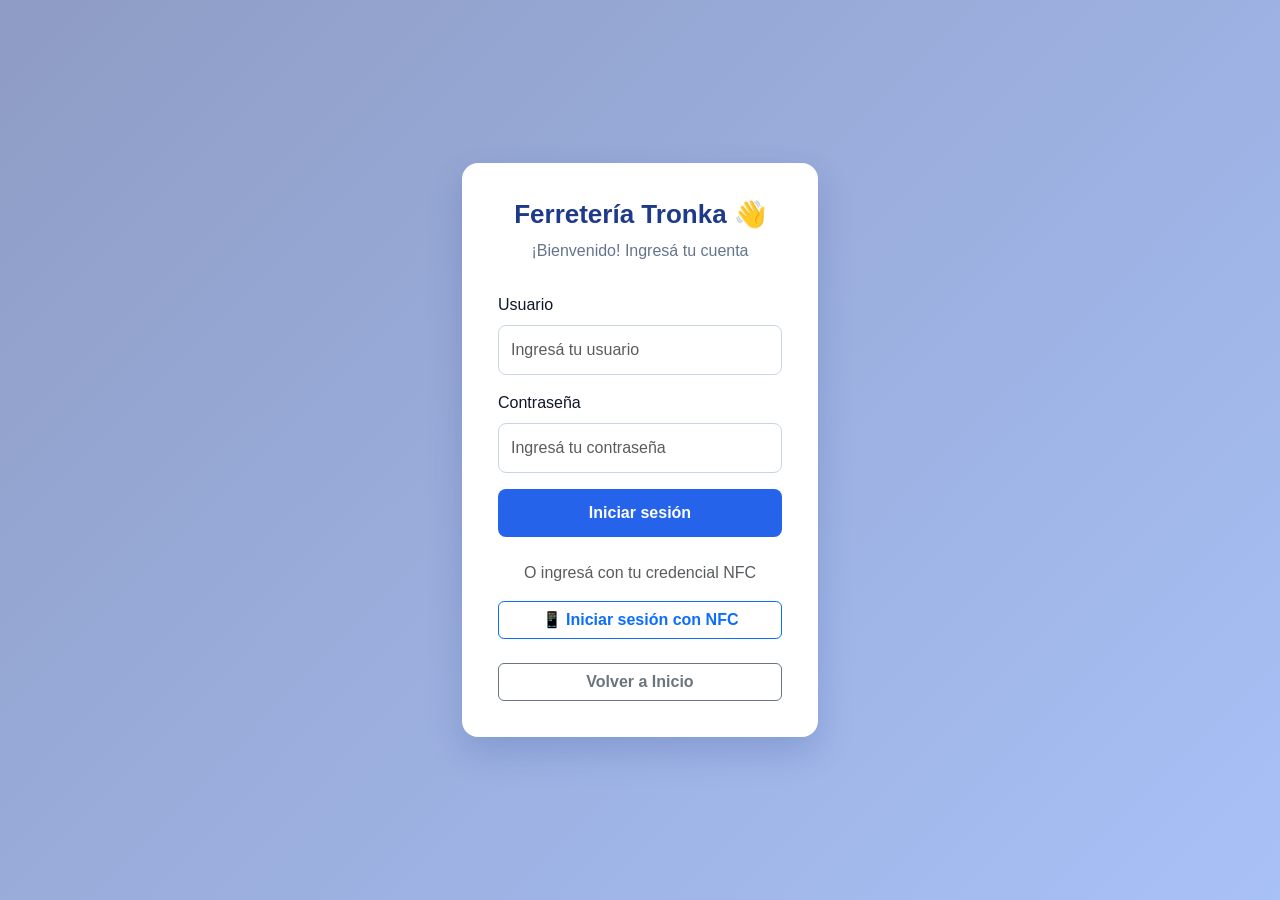
<file: Usuarios/Usuarios.html>
<!DOCTYPE html>
<html lang="es">
<head>
    <meta charset="UTF-8">
    <meta name="viewport" content="width=device-width, initial-scale=1.0">

    <title>Usuarios - Ferretería Tronka</title>

    <link href="https://cdn.jsdelivr.net/npm/bootstrap@5.3.3/dist/css/bootstrap.min.css" rel="stylesheet">
    <link href="https://cdn.jsdelivr.net/npm/bootstrap-icons@1.11.3/font/bootstrap-icons.min.css" rel="stylesheet">

    <link rel="stylesheet" href="../css/index.css">
    <link rel="stylesheet" href="../css/usuarios.css">
</head>

<body>
    <div class="app-container">

        <!-- MENÚ LATERAL -->
        <aside class="sidebar">
            <div class="sidebar-header">
                <i class="bi bi-tools"></i>
                <h4>Ferretería Tronka</h4>
            </div>

            <nav class="nav flex-column">
                <a href="../Principal/index.html" class="nav-link">
                    <i class="bi bi-house-door"></i> Inicio
                </a>

                <a href="../Productos/Productos.html" class="nav-link">
                    <i class="bi bi-box-seam"></i> Productos
                </a>

                <a href="../Clientes/Clientes.html" class="nav-link">
                    <i class="bi bi-people"></i> Clientes
                </a>

                <a href="../Reportes/Reportes.html" class="nav-link">
                    <i class="bi bi-bar-chart-line"></i> Reportes
                </a>

                <a href="../Configuracion/Configuracion.html"
                   class="nav-link active menu-admin"
                   style="display: none;">
                    <i class="bi bi-gear"></i> Configuración
                </a>
            </nav>
        </aside>

        <!-- CONTENIDO PRINCIPAL -->
        <div class="main-area">

            <header class="topbar">
                <h5 class="mb-0">Gestión de usuarios</h5>

                <a href="../Configuracion/Configuracion.html"
                   class="btn btn-outline-secondary btn-sm">
                    <i class="bi bi-arrow-left"></i>
                    Volver a configuración
                </a>
            </header>

            <main class="content">

                <div class="d-flex justify-content-between align-items-center mb-4">
                    <div>
                        <h3>Usuarios del sistema</h3>
                        <p class="text-muted mb-0">
                            Administración de usuarios y roles.
                        </p>
                    </div>

                    <a href="../Configuracion/CrearUsuario.html"
                       id="btnNuevoUsuario"
                       class="btn btn-primary">
                        <i class="bi bi-plus-circle"></i>
                        Nuevo usuario
                    </a>
                </div>

                <div id="mensajeError"
                     class="alert alert-danger d-none"
                     role="alert">
                </div>

                <!-- TABLA -->
                <div class="card shadow-sm">
                    <div class="card-header bg-white py-3">
                        <h5 class="mb-0">Listado de usuarios</h5>
                    </div>

                    <div class="card-body">
                        <div class="table-responsive">
                            <table class="table table-hover align-middle">
                                <thead>
                                    <tr>
                                        <th>ID</th>
                                        <th>Usuario</th>
                                        <th>Rol</th>
                                        <th>Estado</th>
                                        <th>Acciones</th>
                                    </tr>
                                </thead>

                                <tbody id="tablaUsuarios">
                                    <tr>
                                        <td colspan="5" class="text-center text-muted">
                                            Cargando usuarios...
                                        </td>
                                    </tr>
                                </tbody>
                            </table>
                        </div>
                    </div>
                </div>

            </main>
        </div>
    </div>

    <script src="../js/permisos.js"></script>
    <script src="../js/usuarios.js"></script>
</body>
</html>
</file>
<file: css/clientes.css>
* {
    box-sizing: border-box;
}

body {
    margin: 0;
    font-family: Arial, sans-serif;
    background-color: #f1f5f9;
}

/* CONTENEDOR */

.app-container {
    display: flex;
    min-height: 100vh;
}

/* MENU LATERAL */

.sidebar {
    width: 250px;
    flex-shrink: 0;
    background-color: #1e3a8a;
    color: white;
    padding: 25px 15px;
}

.sidebar-header {
    display: flex;
    align-items: center;
    gap: 10px;
    padding: 0 10px 25px;
    border-bottom: 1px solid #3b5998;
    margin-bottom: 20px;
}

.sidebar-header i {
    font-size: 24px;
}

.sidebar-header h4 {
    font-size: 18px;
    margin: 0;
    font-weight: bold;
}

.sidebar .nav-link {
    display: flex;
    align-items: center;
    gap: 12px;
    color: #dbeafe;
    padding: 12px 15px;
    border-radius: 8px;
    margin-bottom: 5px;
    transition: 0.2s;
}

.sidebar .nav-link:hover,
.sidebar .nav-link.active {
    background-color: #2563eb;
    color: white;
}

/* AREA PRINCIPAL */

.main-area {
    flex: 1;
    min-width: 0;
}

/* BARRA SUPERIOR */

.topbar {
    background-color: white;
    padding: 20px 30px;
    display: flex;
    justify-content: space-between;
    align-items: center;
    border-bottom: 1px solid #e2e8f0;
}

.user-info {
    display: flex;
    align-items: center;
    gap: 15px;
}

.user-info i {
    font-size: 22px;
    color: #1e3a8a;
}

/* CONTENIDO */

.content {
    padding: 30px;
}

.content h3 {
    color: #1e293b;
    font-weight: 600;
}

/* TABLAS */

.card {
    border: 1px solid #e2e8f0;
    border-radius: 12px;
}

.table thead th {
    background-color: #f8fafc;
    color: #334155;
    white-space: nowrap;
}

.table td {
    color: #475569;
}

/* FORMULARIOS */

.form-label {
    font-weight: 600;
    color: #334155;
}

.form-control,
.form-select {
    border-radius: 7px;
}

.section-title {
    color: #1e3a8a;
    font-weight: bold;
    margin-bottom: 18px;
}

/* BOTONES */

.btn-primary {
    background-color: #1e3a8a;
    border-color: #1e3a8a;
}

.btn-primary:hover {
    background-color: #2563eb;
    border-color: #2563eb;
}

/* RESPONSIVE */

@media (max-width: 768px) {

    .app-container {
        flex-direction: column;
    }

    .sidebar {
        width: 100%;
    }

    .topbar {
        padding: 15px;
        flex-wrap: wrap;
        gap: 15px;
    }

    .content {
        padding: 15px;
    }

    .user-info {
        flex-wrap: wrap;
    }
}

/* Ajustes del formulario y estados */
.form-control:focus,
.form-select:focus {
    border-color: #3b82f6;
    box-shadow: 0 0 0 .2rem rgba(37, 99, 235, .15);
}

#btnGuardar:disabled {
    opacity: .65;
    cursor: wait;
}

@media (max-width: 576px) {
    .content > .d-flex {
        align-items: flex-start !important;
        flex-direction: column;
        gap: 1rem;
    }

    .content > .d-flex #btnNuevo {
        width: 100%;
    }
}
</file>
<file: css/index.css>
/* ESTILOS GENERALES */

* {
    box-sizing: border-box;
}

body {
    margin: 0;
    font-family: Arial, sans-serif;
    background-color: #f1f5f9;
}

/* CONTENEDOR PRINCIPAL */

.app-container {
    display: flex;
    min-height: 100vh;
}

/* MENÚ LATERAL */

.sidebar {
    width: 250px;
    flex-shrink: 0;
    background-color: #1e3a8a;
    color: white;
    padding: 25px 15px;
}

.sidebar-header {
    display: flex;
    align-items: center;
    gap: 10px;
    padding: 0 10px 25px;
    border-bottom: 1px solid #3b5998;
    margin-bottom: 20px;
}

.sidebar-header i {
    font-size: 24px;
}

.sidebar-header h4 {
    font-size: 18px;
    font-weight: bold;
    margin: 0;
}

/* ENLACES DEL MENÚ */

.sidebar .nav-link {
    display: flex;
    align-items: center;
    gap: 12px;
    color: #dbeafe;
    padding: 12px 15px;
    border-radius: 8px;
    margin-bottom: 5px;
    transition: background-color 0.2s;
}

.sidebar .nav-link i {
    font-size: 18px;
}

.sidebar .nav-link:hover,
.sidebar .nav-link.active {
    background-color: #2563eb;
    color: white;
}

/* ÁREA PRINCIPAL */

.main-area {
    flex: 1;
    min-width: 0;
}

/* BARRA SUPERIOR */

.topbar {
    background-color: white;
    padding: 20px 30px;
    display: flex;
    justify-content: space-between;
    align-items: center;
    border-bottom: 1px solid #e2e8f0;
}

.user-info {
    display: flex;
    align-items: center;
    gap: 15px;
}

.user-info > i {
    font-size: 22px;
    color: #1e3a8a;
}

/* CONTENIDO */

.content {
    padding: 30px;
}

.content h3 {
    color: #1e293b;
    font-weight: 600;
}

/* TARJETAS DEL DASHBOARD */

.stat-card {
    background-color: white;
    padding: 25px;
    border-radius: 12px;
    border: 1px solid #e2e8f0;
    box-shadow: 0 2px 6px rgba(0, 0, 0, 0.04);
    transition: transform 0.2s;
}

.stat-card:hover {
    transform: translateY(-3px);
}

.stat-icon {
    width: 45px;
    height: 45px;
    display: flex;
    align-items: center;
    justify-content: center;
    background-color: #dbeafe;
    color: #2563eb;
    border-radius: 10px;
    margin-bottom: 15px;
}

.stat-icon i {
    font-size: 22px;
}

.stat-card p {
    color: #64748b;
    margin-bottom: 10px;
}

.stat-card h3 {
    color: #1e3a8a;
    font-size: 28px;
    font-weight: bold;
    margin: 0;
}

/* DISEÑO RESPONSIVE */

@media (max-width: 768px) {

    .app-container {
        flex-direction: column;
    }

    .sidebar {
        width: 100%;
    }

    .topbar {
        padding: 15px;
        flex-wrap: wrap;
        gap: 15px;
    }

    .content {
        padding: 15px;
    }

    .user-info {
        flex-wrap: wrap;
    }
}


/* ============================================================
   DASHBOARD
   ============================================================ */

.stat-sub {
    display: block;
    margin-top: 6px;
    color: #94a3b8;
    font-size: 12px;
}

.stat-icon-warning {
    background-color: #fef3c7;
    color: #d97706;
}

.panel-card {
    height: 100%;
    background-color: white;
    padding: 22px;
    border-radius: 12px;
    border: 1px solid #e2e8f0;
    box-shadow: 0 2px 6px rgba(0, 0, 0, 0.04);
}

.panel-title {
    display: flex;
    align-items: center;
    gap: 8px;
    margin-bottom: 16px;
    color: #1e293b;
    font-weight: 600;
}

.panel-title i {
    color: #2563eb;
}

.chart-box {
    position: relative;
    height: 280px;
}

.empty-msg {
    margin: 12px 0 0;
    text-align: center;
    color: #64748b;
}

.panel-card table thead th {
    color: #64748b;
    font-size: 13px;
    font-weight: 600;
}

.panel-link {
    display: inline-block;
    margin-top: 14px;
    font-size: 14px;
    color: #2563eb;
    text-decoration: none;
}

.panel-link:hover {
    text-decoration: underline;
}
</file>
<file: css/configuracion.css>
/* ==========================================
   FERRETERÍA TRONKA - CONFIGURACIÓN
   ========================================== */

/* TÍTULO */
.content h3 {
    color: #172b4d;
    font-size: 26px;
    font-weight: 700;
}

/* TARJETAS */
.modulo-card {
    background: #ffffff;
    border: none;
    border-radius: 12px;

    min-height: 245px;

    box-shadow: 0 4px 16px rgba(32, 43, 61, 0.07);

    transition:
        transform 0.2s ease,
        box-shadow 0.2s ease;
}

.modulo-card:hover {
    transform: translateY(-4px);

    box-shadow: 0 10px 25px rgba(32, 43, 61, 0.12);
}

.modulo-card .card-body {
    padding: 26px;

    display: flex;
    flex-direction: column;
    align-items: flex-start;
}

/* ICONOS */
.modulo-icono {
    width: 54px;
    height: 54px;

    display: flex;
    align-items: center;
    justify-content: center;

    border-radius: 12px;
    margin-bottom: 20px;

    font-size: 24px;
}

.modulo-icono.azul {
    background-color: #e7f0ff;
    color: #2563eb;
}

.modulo-icono.verde {
    background-color: #e5f6ed;
    color: #16a34a;
}

/* TEXTOS */
.modulo-card h5 {
    color: #172b4d;
    font-size: 18px;
    font-weight: 600;
    margin-bottom: 10px;
}

.modulo-card p {
    color: #64748b;
    font-size: 14px;
    line-height: 1.6;
    margin-bottom: 20px;
}

/* ENLACE INFERIOR */
.modulo-enlace {
    display: flex;
    align-items: center;
    gap: 10px;

    margin-top: auto;

    color: #2563eb;
    font-size: 14px;
    font-weight: 600;
}

.modulo-enlace i {
    transition: transform 0.2s ease;
}

.modulo-card:hover .modulo-enlace i {
    transform: translateX(5px);
}

/* RESPONSIVE */
@media (max-width: 768px) {
    .content h3 {
        font-size: 23px;
    }

    .modulo-card {
        min-height: 220px;
    }

    .modulo-card .card-body {
        padding: 22px;
    }
}
</file>
<file: css/crearEmpleado.css>
/* ==========================================
   FERRETERÍA TRONKA - CREAR EMPLEADO
   ========================================== */

:root {
    --primary-blue: #2563eb;
    --primary-blue-hover: #1d4ed8;
    --text: #344054;
    --text-muted: #64748b;
    --border: #d6dce5;
}

/* ENCABEZADO */
.content h3 {
    color: #172b4d;
    font-size: 26px;
    font-weight: 700;
}

/* TARJETA */
.content .empleado-card {
    background: #ffffff;
    border: none;
    border-radius: 12px;
    overflow: hidden;
    box-shadow: 0 4px 18px rgba(32, 43, 61, 0.07);
}

.content .empleado-card .card-header {
    background: #ffffff;
    border-bottom: 1px solid #e2e8f0;
    padding: 20px 24px;
}

.content .empleado-card .card-header h5 {
    color: #1e3a8a;
    font-size: 17px;
    font-weight: 600;
}

.content .empleado-card .card-body {
    padding: 32px;
}

/* SECCIONES */
.section-title {
    color: #1e3a8a;
    font-size: 17px;
    font-weight: 700;
    margin-bottom: 10px;

    display: flex;
    align-items: center;
    gap: 10px;
}

.section-description {
    color: var(--text-muted);
    font-size: 14px;
    line-height: 1.6;
    margin-bottom: 24px;
}

.section-divider {
    height: 1px;
    background: #e2e8f0;
    margin: 30px 0;
}

/* LABELS */
#formCrearEmpleado .form-label {
    color: var(--text);
    font-size: 14px;
    font-weight: 600;
    margin-bottom: 9px;
}

.required-mark {
    color: #dc3545;
}

/* INPUTS Y SELECTS */
#formCrearEmpleado .form-control,
#formCrearEmpleado .form-select {
    width: 100%;
    min-height: 46px;
    padding: 10px 14px;

    background: #ffffff;
    color: var(--text);
    border: 1px solid var(--border);
    border-radius: 8px;

    font-size: 14px;

    transition:
        border-color 0.2s ease,
        box-shadow 0.2s ease;
}

#formCrearEmpleado .form-control::placeholder {
    color: #98a2b3;
}

#formCrearEmpleado .form-control:hover,
#formCrearEmpleado .form-select:hover {
    border-color: #a7b4c7;
}

#formCrearEmpleado .form-control:focus,
#formCrearEmpleado .form-select:focus {
    border-color: #3b82f6;
    box-shadow: 0 0 0 4px rgba(59, 130, 246, 0.12);
    outline: none;
}

/* MENSAJES */
#mensaje {
    border-radius: 8px;
    font-size: 14px;
}

/* BOTONES */
.form-footer {
    display: flex;
    justify-content: flex-end;
    align-items: center;
    gap: 12px;

    margin-top: 32px;
    padding-top: 24px;
    border-top: 1px solid #e2e8f0;
}

#formCrearEmpleado .btn {
    min-height: 42px;
    padding: 10px 22px;
    border-radius: 8px;
    font-size: 14px;
    font-weight: 600;
}

#formCrearEmpleado .btn-primary {
    background: var(--primary-blue);
    border-color: var(--primary-blue);
}

#formCrearEmpleado .btn-primary:hover {
    background: var(--primary-blue-hover);
    border-color: var(--primary-blue-hover);
}

#formCrearEmpleado .btn-primary:disabled {
    opacity: 0.65;
    cursor: not-allowed;
}

/* RESPONSIVE */
@media (max-width: 768px) {
    .content h3 {
        font-size: 23px;
    }

    .content .empleado-card .card-body {
        padding: 20px !important;
    }
}

@media (max-width: 576px) {
    .content .empleado-card .card-body {
        padding: 16px !important;
    }

    .form-footer {
        flex-direction: column-reverse;
        align-items: stretch;
    }

    .form-footer .btn {
        width: 100%;
    }
}
</file>
<file: css/crearUsuario.css>
/* ==========================================
   FERRETERÍA TRONKA - CREAR USUARIO
   ========================================== */

:root {
    --primary-blue: #2563eb;
    --primary-blue-hover: #1d4ed8;
    --text: #344054;
    --text-muted: #64748b;
    --border: #d6dce5;
}

/* ==========================================
   ENCABEZADO DE PÁGINA
   ========================================== */

.content h3 {
    color: #172b4d;
    font-size: 26px;
    font-weight: 700;
}

/* ==========================================
   TARJETA PRINCIPAL
   ========================================== */

.content .card {
    background: #ffffff;
    border: none;
    border-radius: 12px;
    overflow: hidden;

    box-shadow: 0 4px 18px rgba(32, 43, 61, 0.07);
}

.content .card-header {
    background: #ffffff;
    border-bottom: 1px solid #e2e8f0;
    padding: 20px 24px;
}

.content .card-header h5 {
    color: #1e3a8a;
    font-size: 17px;
    font-weight: 600;
}

.content .card-body {
    padding: 32px;
}

/* ==========================================
   SECCIONES DEL FORMULARIO
   ========================================== */

.form-section {
    margin-bottom: 20px;
}

.section-title {
    color: #1e3a8a;
    font-size: 17px;
    font-weight: 700;
    margin-bottom: 10px;

    display: flex;
    align-items: center;
    gap: 10px;
}

.section-description {
    color: var(--text-muted);
    font-size: 14px;
    line-height: 1.6;
    margin-bottom: 24px;
}

.section-divider {
    height: 1px;
    background: #e2e8f0;
    border: none;
    margin: 30px 0;
}

/* ==========================================
   LABELS
   ========================================== */

.content .form-label {
    color: var(--text);
    font-size: 14px;
    font-weight: 600;
    margin-bottom: 9px;
}

.required-mark {
    color: #dc3545;
    margin-left: 2px;
}

/* ==========================================
   INPUTS Y SELECTS
   ========================================== */

.content .form-control,
.content .form-select {
    width: 100%;
    min-height: 46px;
    padding: 10px 14px;

    background: #ffffff;
    color: var(--text);

    border: 1px solid var(--border);
    border-radius: 8px;

    font-size: 14px;

    transition:
        border-color 0.2s ease,
        box-shadow 0.2s ease;
}

.content .form-control::placeholder {
    color: #98a2b3;
}

.content .form-control:hover,
.content .form-select:hover {
    border-color: #a7b4c7;
}

.content .form-control:focus,
.content .form-select:focus {
    border-color: #3b82f6;
    box-shadow: 0 0 0 4px rgba(59, 130, 246, 0.12);
    outline: none;
}

.content .form-select {
    cursor: pointer;
}

/* ==========================================
   TEXTOS DE AYUDA
   ========================================== */

.content .form-text {
    color: var(--text-muted);
    font-size: 12px;
    margin-top: 8px;
    line-height: 1.5;
}

/* ==========================================
   MENSAJES
   ========================================== */

#mensaje:empty {
    display: none;
}

#mensaje:not(:empty) {
    margin-top: 20px;
    margin-bottom: 20px;
}

#mensaje .alert {
    border-radius: 8px;
    font-size: 14px;
}

/* ==========================================
   BOTONES DEL FORMULARIO
   ========================================== */

#formCrearUsuario .btn {
    min-height: 42px;
    padding: 10px 22px;
    border-radius: 8px;
    font-size: 14px;
    font-weight: 600;
}

#formCrearUsuario .btn-primary {
    background: var(--primary-blue);
    border-color: var(--primary-blue);
}

#formCrearUsuario .btn-primary:hover {
    background: var(--primary-blue-hover);
    border-color: var(--primary-blue-hover);
}

#formCrearUsuario .btn-primary:disabled {
    opacity: 0.65;
    cursor: not-allowed;
}

/* ==========================================
   RESPONSIVE
   ========================================== */

@media (max-width: 768px) {

    .content h3 {
        font-size: 23px;
    }

    .content .card-body {
        padding: 20px !important;
    }

    .section-divider {
        margin: 24px 0;
    }
}

@media (max-width: 576px) {

    .content .card-body {
        padding: 16px !important;
    }

    #formCrearUsuario .d-flex.justify-content-end {
        flex-direction: column-reverse;
        align-items: stretch;
    }

    #formCrearUsuario .btn {
        width: 100%;
    }
}
</file>
<file: css/empleados.css>
/* ==========================================
   FERRETERÍA TRONKA - EMPLEADOS
   ========================================== */

.content h3 {
    color: #172b4d;
    font-size: 26px;
    font-weight: 700;
}

.empleados-card {
    background: #ffffff;
    border: none;
    border-radius: 12px;
    overflow: hidden;
}

.empleados-card .card-header {
    border-bottom: 1px solid #e2e8f0;
    padding: 20px 24px;
}

.empleados-card .card-header h5 {
    color: #1e3a8a;
    font-size: 17px;
    font-weight: 600;
}

.empleados-card .card-body {
    padding: 24px;
}

/* TABLA */
.empleados-card .table {
    margin-bottom: 0;
    vertical-align: middle;
}

.empleados-card .table thead th {
    background-color: #f0f3f8;
    color: #334155;
    font-size: 14px;
    font-weight: 600;
    padding: 15px;
    white-space: nowrap;
}

.empleados-card .table tbody td {
    padding: 14px 15px;
    font-size: 14px;
}

.empleados-card .table tbody tr:hover td {
    background-color: #edf4ff;
}

/* BOTÓN */
#btnNuevoEmpleado {
    background-color: #2563eb;
    border: none;
    border-radius: 8px;
    padding: 10px 18px;
    font-weight: 500;
}

#btnNuevoEmpleado:hover {
    background-color: #1d4ed8;
}

/* ERRORES */
#mensajeError {
    border-radius: 8px;
    font-size: 14px;
}

/* RESPONSIVE */
@media (max-width: 768px) {
    .content h3 {
        font-size: 23px;
    }

    .empleados-card .card-body {
        padding: 12px;
    }

    .empleados-card .table thead th,
    .empleados-card .table tbody td {
        padding: 10px;
        font-size: 12px;
    }
}
</file>
<file: css/login.css>
/* Colores principales */
:root {
    --azul-oscuro: #1e3a8a;
    --azul-principal: #2563eb;
    --azul-claro: #60a5fa;
    --fondo: #eff6ff;
    --texto: #0f172a;
}

/* Fondo */
body {
background: 
    linear-gradient(135deg, rgba(30, 58, 138, 0.50), rgba(37, 99, 235, 0.40)),
    url('https://img.magnific.com/foto-gratis/vista-superior-martillo-acero-otros-elementos-construccion-herramientas_23-2150576395.jpg?semt=ais_hybrid&w=740&q=80') center/cover no-repeat fixed;
font-family: Arial, sans-serif;
min-height: 100vh;
}

/* Contenedor */
.login-container {
background-color: #ffffff;
    padding: 35px;
    border-radius: 16px;
    box-shadow: 0 15px 35px rgba(30, 58, 138, 0.2);
    border: 1px solid rgba(255, 255, 255, 0.6);
}

/* Título */
.login-title {
    text-align: center;
    font-size: 26px;
    font-weight: bold;
    color: var(--azul-oscuro);
    margin-bottom: 8px;
}

/* Subtítulo */
.login-subtitle {
    text-align: center;
    color: #64748b;
    margin-bottom: 30px;
}

/* Etiquetas */
.form-label {
    color: var(--texto);
    font-weight: 500;
}

/* Inputs */
.form-control {
    padding: 12px;
    border: 1px solid #cbd5e1;
    border-radius: 8px;
}

/* Input seleccionado */
.form-control:focus {
    border-color: var(--azul-principal);
    box-shadow: 0 0 0 0.2rem rgba(37, 99, 235, 0.15);
}

/* Botón */
.btn-login {
    width: 100%;
    padding: 12px;
    background-color: var(--azul-principal);
    color: white;
    border: none;
    border-radius: 8px;
    font-weight: bold;
    cursor: pointer;
    transition: background-color 0.3s;
}

/* Hover */
.btn-login:hover {
    background-color: var(--azul-oscuro);
}

/* Accesibilidad con teclado */
.btn-login:focus-visible {
    outline: 3px solid var(--azul-claro);
    outline-offset: 3px;
}
</file>
<file: css/productos.css>
/* TARJETA DE PRODUCTOS */

.productos-card {
    border: 1px solid #e2e8f0;
    border-radius: 12px;
    overflow: hidden;
}

.productos-card .card-header {
    padding: 20px 24px;
    border-bottom: 1px solid #e2e8f0;
}

.productos-card .card-header h5 {
    color: #1e3a8a;
    font-weight: 600;
}

.productos-card .card-body {
    padding: 20px 24px;
}

/* TABLA */

.productos-card .table {
    margin-bottom: 16px;
}

.productos-card .table thead th {
    background-color: #f0f3f8;
    color: #475569;
    font-size: 14px;
    font-weight: 600;
    padding: 14px;
    white-space: nowrap;
}

.productos-card .table tbody td {
    padding: 14px;
    font-size: 14px;
    color: #334155;
}

.productos-card .table tbody tr:hover td {
    background-color: #eff6ff;
}

/* ESTADO DEL PRODUCTO */

.estado-producto {
    display: inline-block;
    padding: 5px 10px;
    border-radius: 20px;
    font-size: 12px;
    font-weight: 600;
}

.estado-activo {
    background-color: #dcfce7;
    color: #166534;
}

.estado-inactivo {
    background-color: #fee2e2;
    color: #991b1b;
}

/* RESPONSIVE */

@media (max-width: 768px) {
    .productos-card .card-body {
        padding: 12px;
    }

    .productos-card .table th,
    .productos-card .table td {
        padding: 10px;
        font-size: 12px;
    }
}
</file>
<file: css/usuarios.css>
.content h3 {
    color: #172b4d;
    font-weight: 700;
}


.content .card {
    border: none;
    border-radius: 12px;
    overflow: hidden;
}

.content .card-header {
    border-bottom: 1px solid #e2e8f0;
    padding: 20px 24px;
}

.content .card-header h5 {
    color: #1e3a8a;
    font-weight: 600;
}

.content .card-body {
    padding: 24px;
}


.content .table {
    margin-bottom: 0;
    vertical-align: middle;
}

.content .table thead th {
    background-color: #f0f3f8;
    color: #334155;
    font-size: 14px;
    font-weight: 600;
    padding: 15px;
}

.content .table tbody td {
    padding: 14px 15px;
    font-size: 14px;
}

.content .table tbody tr:hover td {
    background-color: #edf4ff;
}


#btnNuevoUsuario {
    background-color: #0d6efd;
    border: none;
    border-radius: 8px;
    padding: 10px 18px;
    font-weight: 500;
}

#btnNuevoUsuario:hover {
    background-color: #0b5ed7;
}


#mensajeError {
    border-radius: 8px;
}


@media (max-width: 768px) {
    .content .card-body {
        padding: 12px;
    }

    .content .table thead th,
    .content .table tbody td {
        padding: 10px;
        font-size: 12px;
    }
}
</file>
